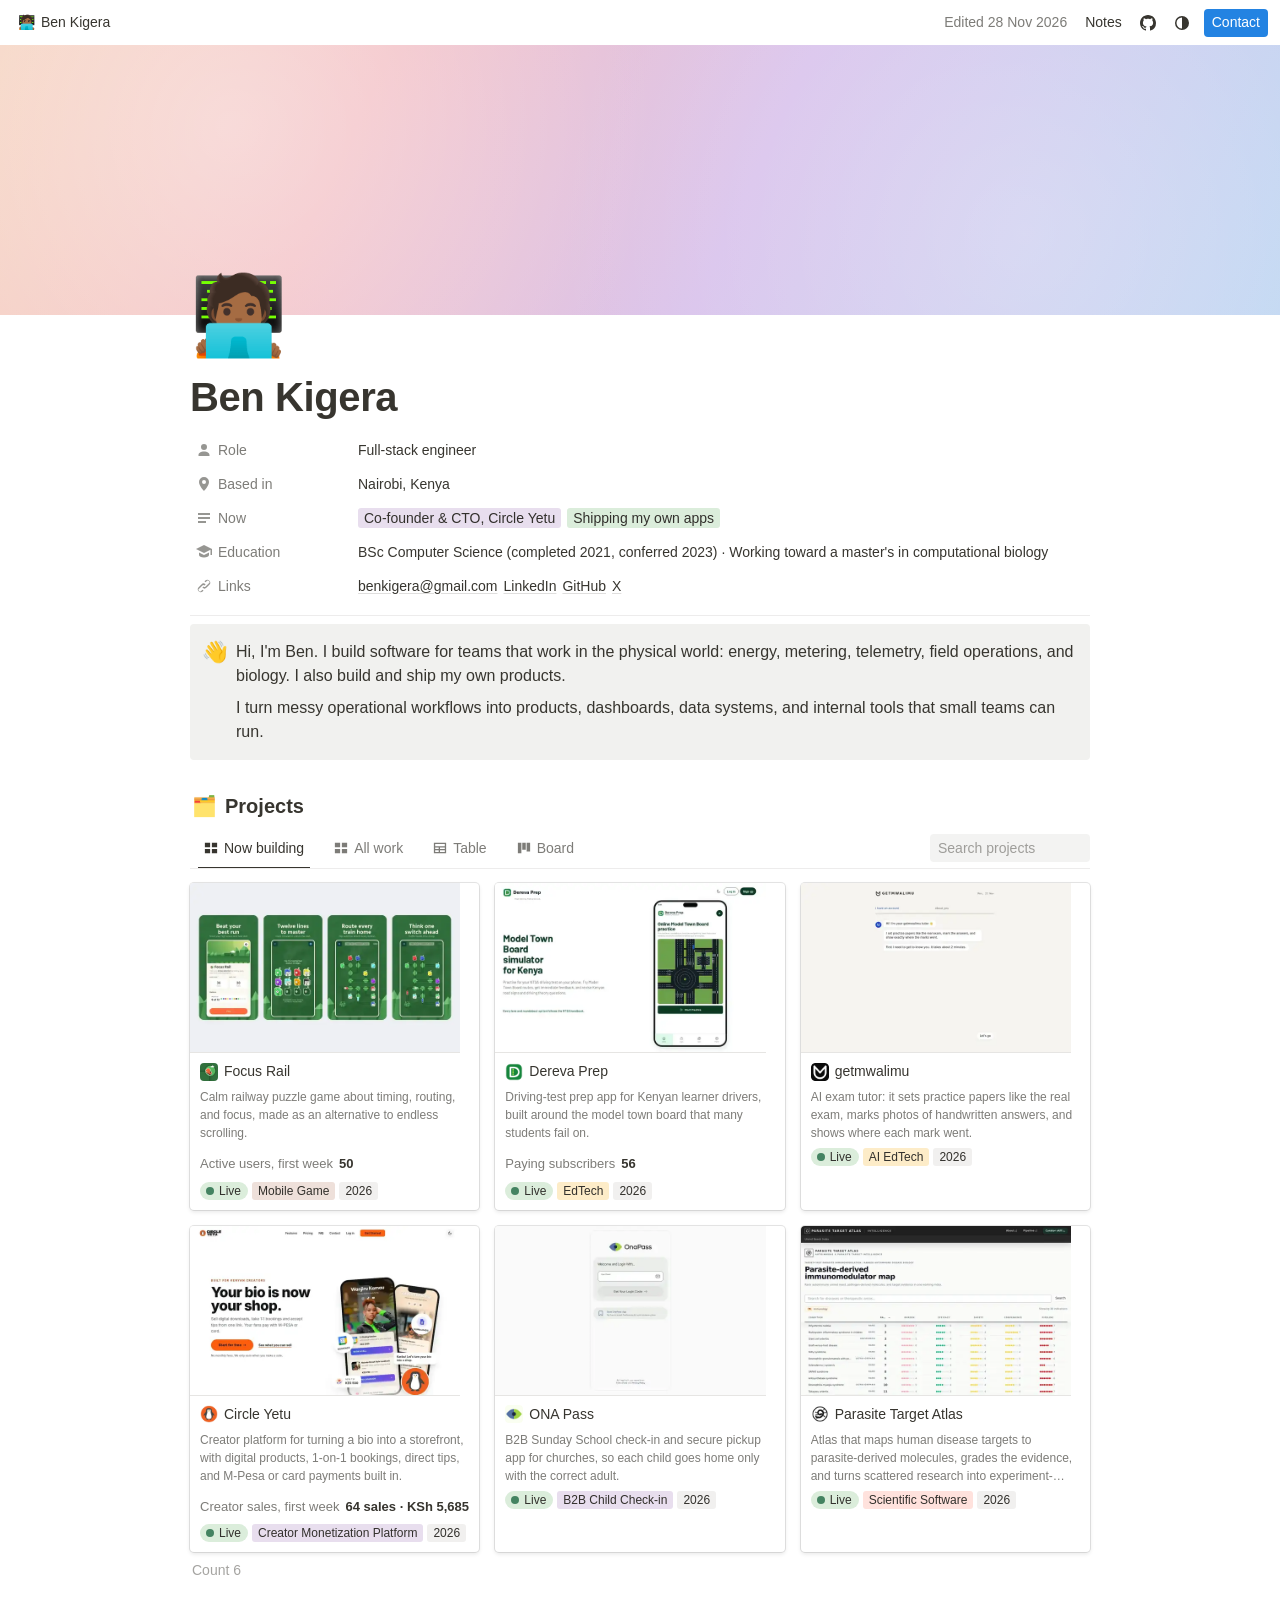
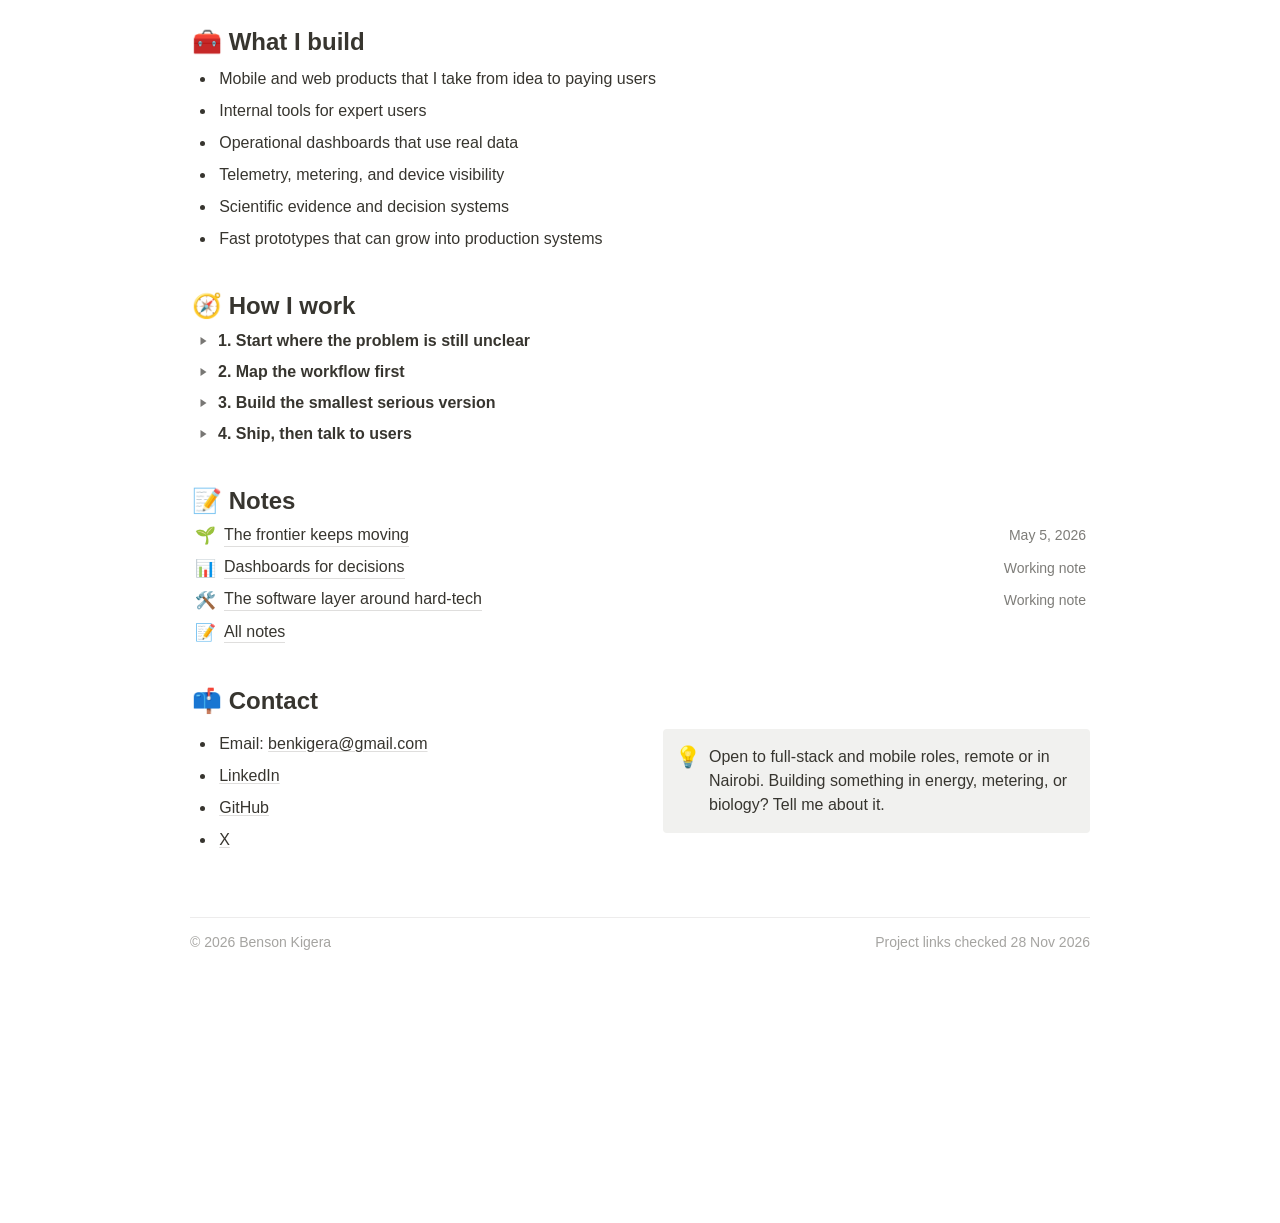
<file: index.html>
<!DOCTYPE html>
<html lang="en">
<head>
    <meta charset="UTF-8">
    <meta name="viewport" content="width=device-width, initial-scale=1.0">
    <title>Ben Kigera</title>
    <meta name="description" content="Ben Kigera, full-stack engineer in Nairobi. Products, client work, and research, in one page.">

    <meta property="og:type" content="website">
    <meta property="og:url" content="https://benkigera.github.io/">
    <meta property="og:title" content="Ben Kigera | Portfolio">
    <meta property="og:description" content="Full-stack engineer in Nairobi. Focus Rail, Dereva Prep, Circle Yetu, ONA Pass, Parasite Target Atlas and more.">
    <meta property="og:image" content="https://benkigera.github.io/og-image.jpg">
    <meta name="twitter:card" content="summary_large_image">
    <meta name="twitter:title" content="Ben Kigera | Portfolio">
    <meta name="twitter:description" content="Full-stack engineer in Nairobi. Products, client work, and research.">
    <meta name="twitter:image" content="https://benkigera.github.io/og-image.jpg">

    <link rel="icon" type="image/x-icon" href="icon-512.ico">
    <link rel="stylesheet" href="assets/notion.css">
    <script src="assets/notion.js"></script>
</head>
<body>
    <header class="topbar">
        <nav class="crumbs" aria-label="Breadcrumb">
            <a class="crumb" href="./"><span aria-hidden="true">🧑🏾‍💻</span><span>Ben Kigera</span></a>
        </nav>
        <div class="top-actions">
            <span class="edited" id="edited">Edited recently</span>
            <a class="top-btn" href="notes/"><span>Notes</span></a>
            <a class="top-btn" href="https://github.com/benkigera" target="_blank" rel="noreferrer" aria-label="GitHub">
                <svg viewBox="0 0 16 16" aria-hidden="true"><path d="M8 0C3.58 0 0 3.58 0 8c0 3.54 2.29 6.53 5.47 7.59.4.07.55-.17.55-.38 0-.19-.01-.82-.01-1.49-2.01.37-2.53-.49-2.69-.94-.09-.23-.48-.94-.82-1.13-.28-.15-.68-.52-.01-.53.63-.01 1.08.58 1.23.82.72 1.21 1.87.87 2.33.66.07-.52.28-.87.51-1.07-1.78-.2-3.64-.89-3.64-3.95 0-.87.31-1.59.82-2.15-.08-.2-.36-1.02.08-2.12 0 0 .67-.21 2.2.82.64-.18 1.32-.27 2-.27.68 0 1.36.09 2 .27 1.53-1.04 2.2-.82 2.2-.82.44 1.1.16 1.92.08 2.12.51.56.82 1.27.82 2.15 0 3.07-1.87 3.75-3.65 3.95.29.25.54.73.54 1.48 0 1.07-.01 1.93-.01 2.2 0 .21.15.46.55.38A8.013 8.013 0 0016 8c0-4.42-3.58-8-8-8z"/></svg>
            </a>
            <button class="top-btn" type="button" data-theme-toggle aria-label="Switch light or dark mode">
                <svg viewBox="0 0 16 16" aria-hidden="true"><path d="M8 1a7 7 0 100 14A7 7 0 008 1zm0 1.5v11a5.5 5.5 0 010-11z"/></svg>
            </button>
            <a class="top-btn primary" href="mailto:benkigera@gmail.com">Contact</a>
        </div>
    </header>

    <div class="cover" role="img" aria-label="Page cover"></div>

    <main class="page">
        <div class="page-icon" aria-hidden="true">🧑🏾‍💻</div>
        <h1 class="page-title">Ben Kigera</h1>

        <section class="props" aria-label="About">
            <div class="prop">
                <div class="prop-name"><svg viewBox="0 0 16 16"><path d="M8 8a3 3 0 100-6 3 3 0 000 6zm0 1.5c-3 0-5.5 1.5-5.5 3.5V14h11v-1c0-2-2.5-3.5-5.5-3.5z"/></svg>Role</div>
                <div class="prop-value">Full-stack engineer</div>
            </div>
            <div class="prop">
                <div class="prop-name"><svg viewBox="0 0 16 16"><path d="M8 1a5 5 0 00-5 5c0 3.7 5 9 5 9s5-5.3 5-9a5 5 0 00-5-5zm0 7a2 2 0 110-4 2 2 0 010 4z"/></svg>Based in</div>
                <div class="prop-value">Nairobi, Kenya</div>
            </div>
            <div class="prop">
                <div class="prop-name"><svg viewBox="0 0 16 16"><path d="M2 3h12v2H2zm0 4h12v2H2zm0 4h8v2H2z"/></svg>Now</div>
                <div class="prop-value"><span class="tag purple">Co-founder &amp; CTO, Circle Yetu</span><span class="tag green">Shipping my own apps</span></div>
            </div>
            <div class="prop">
                <div class="prop-name"><svg viewBox="0 0 16 16"><path d="M8 1L0 5l8 4 6.5-3.25V11H16V5L8 1zM3 8.5V11c0 1.4 2.2 2.5 5 2.5s5-1.1 5-2.5V8.5L8 11 3 8.5z"/></svg>Education</div>
                <div class="prop-value">BSc Computer Science (completed 2021, conferred 2023) · Working toward a master's in computational biology</div>
            </div>
            <div class="prop">
                <div class="prop-name"><svg viewBox="0 0 16 16"><path d="M6.4 9.6a3 3 0 004.2 0l3-3a3 3 0 00-4.2-4.2l-.9.9 1 1 .9-.9a1.6 1.6 0 112.2 2.2l-3 3a1.6 1.6 0 01-2.2 0l-1 1zm3.2-3.2a3 3 0 00-4.2 0l-3 3a3 3 0 004.2 4.2l.9-.9-1-1-.9.9a1.6 1.6 0 11-2.2-2.2l3-3a1.6 1.6 0 012.2 0l1-1z"/></svg>Links</div>
                <div class="prop-value">
                    <a href="mailto:benkigera@gmail.com">benkigera@gmail.com</a>
                    <a href="https://www.linkedin.com/in/benson-kigera-b6a95b142/" target="_blank" rel="noreferrer">LinkedIn</a>
                    <a href="https://github.com/benkigera" target="_blank" rel="noreferrer">GitHub</a>
                    <a href="https://x.com/benkigera" target="_blank" rel="noreferrer">X</a>
                </div>
            </div>
        </section>

        <div class="blocks">
            <div class="callout">
                <div class="emoji" aria-hidden="true">👋</div>
                <div>
                    <p>Hi, I'm Ben. I build software for teams that work in the physical world: energy, metering, telemetry, field operations, and biology. I also build and ship my own products.</p>
                    <p>I turn messy operational workflows into products, dashboards, data systems, and internal tools that small teams can run.</p>
                </div>
            </div>

            <div class="db" id="work">
                <div class="db-title"><span aria-hidden="true">🗂️</span>Projects</div>
                <div class="db-bar">
                    <div class="db-tabs" role="tablist" aria-label="Project views">
                        <button class="db-tab" role="tab" data-view="now" aria-selected="true"><span class="tab-inner"><svg viewBox="0 0 16 16"><path d="M1 2h6v5H1zm8 0h6v5H9zM1 9h6v5H1zm8 0h6v5H9z"/></svg>Now building</span></button>
                        <button class="db-tab" role="tab" data-view="all" aria-selected="false"><span class="tab-inner"><svg viewBox="0 0 16 16"><path d="M1 2h6v5H1zm8 0h6v5H9zM1 9h6v5H1zm8 0h6v5H9z"/></svg>All work</span></button>
                        <button class="db-tab" role="tab" data-view="table" aria-selected="false"><span class="tab-inner"><svg viewBox="0 0 16 16"><path d="M1 2h14v12H1zm1.5 1.5v2.5h11V3.5zm0 4V9h4V7.5zm5.5 0V9h5.5V7.5zm-5.5 3v2h4v-2zm5.5 0v2h5.5v-2z"/></svg>Table</span></button>
                        <button class="db-tab" role="tab" data-view="board" aria-selected="false"><span class="tab-inner"><svg viewBox="0 0 16 16"><path d="M1 2h4v12H1zm5 0h4v8H6zm5 0h4v10h-4z"/></svg>Board</span></button>
                    </div>
                    <div class="db-tools">
                        <input class="db-search" id="db-search" type="search" placeholder="Search projects" aria-label="Search projects">
                    </div>
                </div>
                <div id="db-view"><p class="muted">Loading projects…</p></div>
                <div class="db-foot" id="db-foot"></div>
            </div>

            <h2 class="h2">🧰 What I build</h2>
            <ul class="bullets">
                <li>Mobile and web products that I take from idea to paying users</li>
                <li>Internal tools for expert users</li>
                <li>Operational dashboards that use real data</li>
                <li>Telemetry, metering, and device visibility</li>
                <li>Scientific evidence and decision systems</li>
                <li>Fast prototypes that can grow into production systems</li>
            </ul>

            <h2 class="h2">🧭 How I work</h2>
            <details class="toggle">
                <summary><strong>1. Start where the problem is still unclear</strong></summary>
                <div class="toggle-body"><p>I do my best work in domains where the software problem is still being discovered.</p></div>
            </details>
            <details class="toggle">
                <summary><strong>2. Map the workflow first</strong></summary>
                <div class="toggle-body"><p>Who makes decisions, what data they trust, where context gets lost, what is painful to repeat, and what needs to become visible.</p></div>
            </details>
            <details class="toggle">
                <summary><strong>3. Build the smallest serious version</strong></summary>
                <div class="toggle-body"><p>A real data model, real UI flows, the operational edge cases, and enough structure that the prototype can keep growing.</p></div>
            </details>
            <details class="toggle">
                <summary><strong>4. Ship, then talk to users</strong></summary>
                <div class="toggle-body"><p>For my own products I put the app in front of real users early, measure the funnel with product analytics, and change what the data shows is broken.</p></div>
            </details>

            <h2 class="h2">📝 Notes</h2>
            <a class="page-link" href="notes/the-frontier-never-disappears/"><span class="pl-icon">🌱</span><span class="pl-title">The frontier keeps moving</span><span class="pl-meta">May 5, 2026</span></a>
            <a class="page-link" href="notes/dashboards-for-decisions/"><span class="pl-icon">📊</span><span class="pl-title">Dashboards for decisions</span><span class="pl-meta">Working note</span></a>
            <a class="page-link" href="notes/software-layer-around-hard-tech/"><span class="pl-icon">🛠️</span><span class="pl-title">The software layer around hard-tech</span><span class="pl-meta">Working note</span></a>
            <a class="page-link" href="notes/"><span class="pl-icon">📝</span><span class="pl-title">All notes</span></a>

            <h2 class="h2">📫 Contact</h2>
            <div class="columns">
                <div class="column">
                    <ul class="bullets">
                        <li>Email: <a class="inline-link" href="mailto:benkigera@gmail.com">benkigera@gmail.com</a></li>
                        <li><a class="inline-link" href="https://www.linkedin.com/in/benson-kigera-b6a95b142/" target="_blank" rel="noreferrer">LinkedIn</a></li>
                        <li><a class="inline-link" href="https://github.com/benkigera" target="_blank" rel="noreferrer">GitHub</a></li>
                        <li><a class="inline-link" href="https://x.com/benkigera" target="_blank" rel="noreferrer">X</a></li>
                    </ul>
                </div>
                <div class="column">
                    <div class="callout">
                        <div class="emoji" aria-hidden="true">💡</div>
                        <div><p>Open to full-stack and mobile roles, remote or in Nairobi. Building something in energy, metering, or biology? Tell me about it.</p></div>
                    </div>
                </div>
            </div>
        </div>

        <footer class="page-foot">
            <span>© 2026 Benson Kigera</span>
            <span id="scan-note"></span>
        </footer>
    </main>

    <div class="peek" id="peek" role="dialog" aria-modal="true" aria-labelledby="peek-title">
        <article class="peek-panel">
            <div class="peek-top">
                <div class="left">
                    <button class="top-btn" type="button" id="peek-close" aria-label="Close">
                        <svg viewBox="0 0 16 16" aria-hidden="true"><path d="M3.3 2.2L8 6.9l4.7-4.7 1.1 1.1L9.1 8l4.7 4.7-1.1 1.1L8 9.1l-4.7 4.7-1.1-1.1L6.9 8 2.2 3.3z"/></svg>
                    </button>
                    <span class="muted" id="peek-crumb">Projects</span>
                </div>
                <div class="right">
                    <button class="top-btn" type="button" id="peek-copy">Copy link</button>
                    <a class="top-btn primary" id="peek-open" href="#" target="_blank" rel="noreferrer">Open ↗</a>
                </div>
            </div>
            <div class="peek-cover" id="peek-cover"></div>
            <div class="peek-inner">
                <div class="page-icon" id="peek-icon" aria-hidden="true"></div>
                <h2 class="page-title" id="peek-title"></h2>
                <div class="props" id="peek-props"></div>
                <div class="blocks" id="peek-body"></div>
            </div>
        </article>
    </div>

    <script src="assets/projects.js"></script>
</body>
</html>
</file>
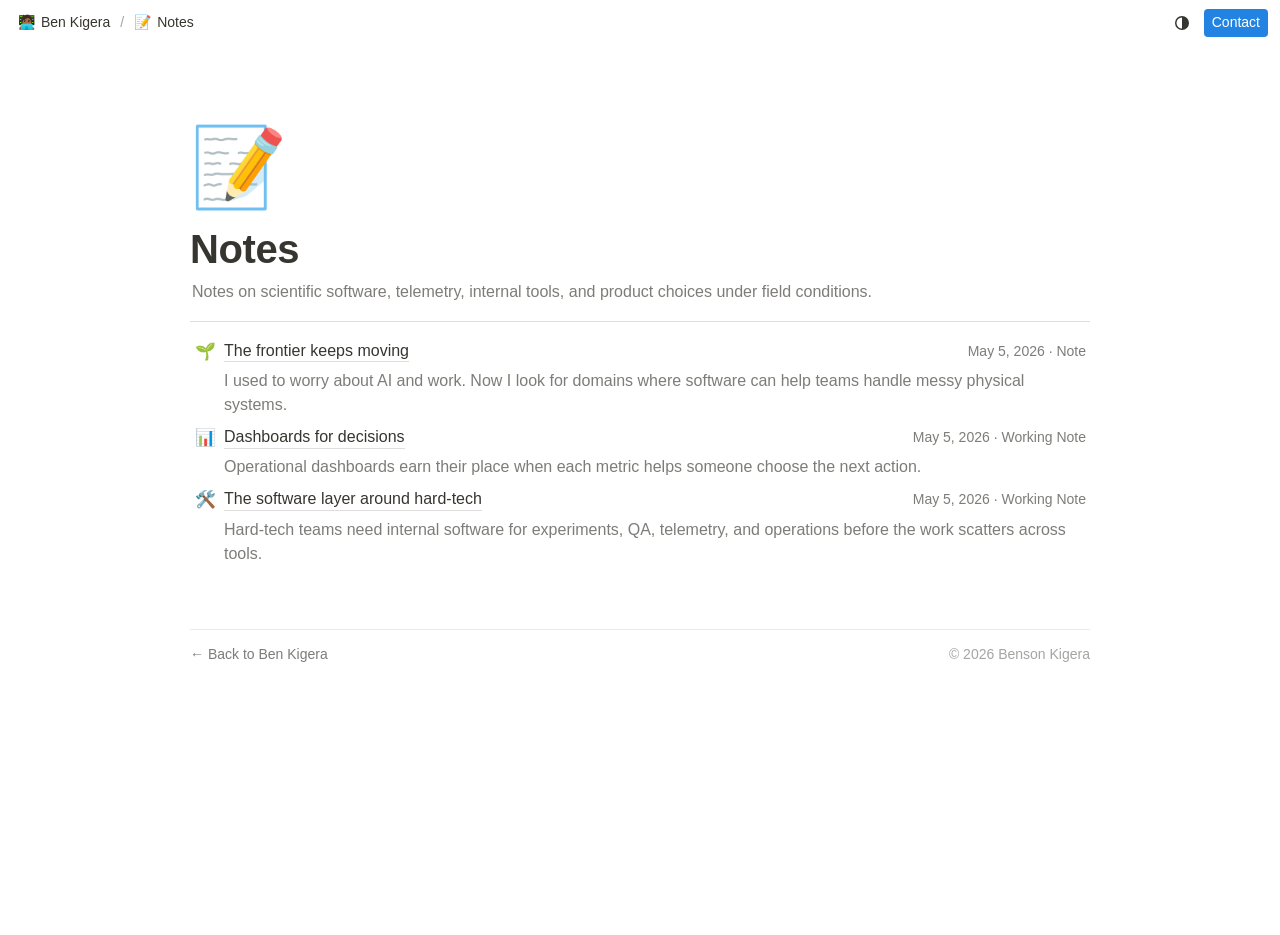
<file: notes/index.html>
<!DOCTYPE html>
<html lang="en">
<head>
    <meta charset="UTF-8">
    <meta name="viewport" content="width=device-width, initial-scale=1.0">
    <title>Notes | Ben Kigera</title>
    <meta name="description" content="Notes on scientific software, telemetry, internal tools, and product choices under field conditions.">
    <link rel="icon" type="image/x-icon" href="../icon-512.ico">
    <link rel="stylesheet" href="../assets/notion.css">
    <script src="../assets/notion.js"></script>
</head>
<body>
    <header class="topbar">
        <nav class="crumbs" aria-label="Breadcrumb"><a class="crumb" href="../"><span aria-hidden="true">🧑🏾‍💻</span><span>Ben Kigera</span></a><span class="crumb-sep">/</span><span class="crumb"><span aria-hidden="true">📝</span><span>Notes</span></span></nav>
        <div class="top-actions">
            <button class="top-btn" type="button" data-theme-toggle aria-label="Switch light or dark mode"><svg viewBox="0 0 16 16" aria-hidden="true"><path d="M8 1a7 7 0 100 14A7 7 0 008 1zm0 1.5v11a5.5 5.5 0 010-11z"/></svg></button>
            <a class="top-btn primary" href="mailto:benkigera@gmail.com">Contact</a>
        </div>
    </header>

    <main class="page no-cover">
        <div class="page-icon" aria-hidden="true">📝</div>
        <h1 class="page-title">Notes</h1>
        <div class="blocks">
            <p class="muted">Notes on scientific software, telemetry, internal tools, and product choices under field conditions.</p>
            <hr class="divider">
            <a class="page-link" href="the-frontier-never-disappears/"><span class="pl-icon">🌱</span><span class="pl-title">The frontier keeps moving</span><span class="pl-meta">May 5, 2026 · Note</span></a>
            <p class="muted" style="padding-left:34px;margin-top:-2px">I used to worry about AI and work. Now I look for domains where software can help teams handle messy physical systems.</p>
            <a class="page-link" href="dashboards-for-decisions/"><span class="pl-icon">📊</span><span class="pl-title">Dashboards for decisions</span><span class="pl-meta">May 5, 2026 · Working Note</span></a>
            <p class="muted" style="padding-left:34px;margin-top:-2px">Operational dashboards earn their place when each metric helps someone choose the next action.</p>
            <a class="page-link" href="software-layer-around-hard-tech/"><span class="pl-icon">🛠️</span><span class="pl-title">The software layer around hard-tech</span><span class="pl-meta">May 5, 2026 · Working Note</span></a>
            <p class="muted" style="padding-left:34px;margin-top:-2px">Hard-tech teams need internal software for experiments, QA, telemetry, and operations before the work scatters across tools.</p>
        </div>
        <footer class="page-foot"><a href="../">← Back to Ben Kigera</a><span>© 2026 Benson Kigera</span></footer>
    </main>
</body>
</html>
</file>
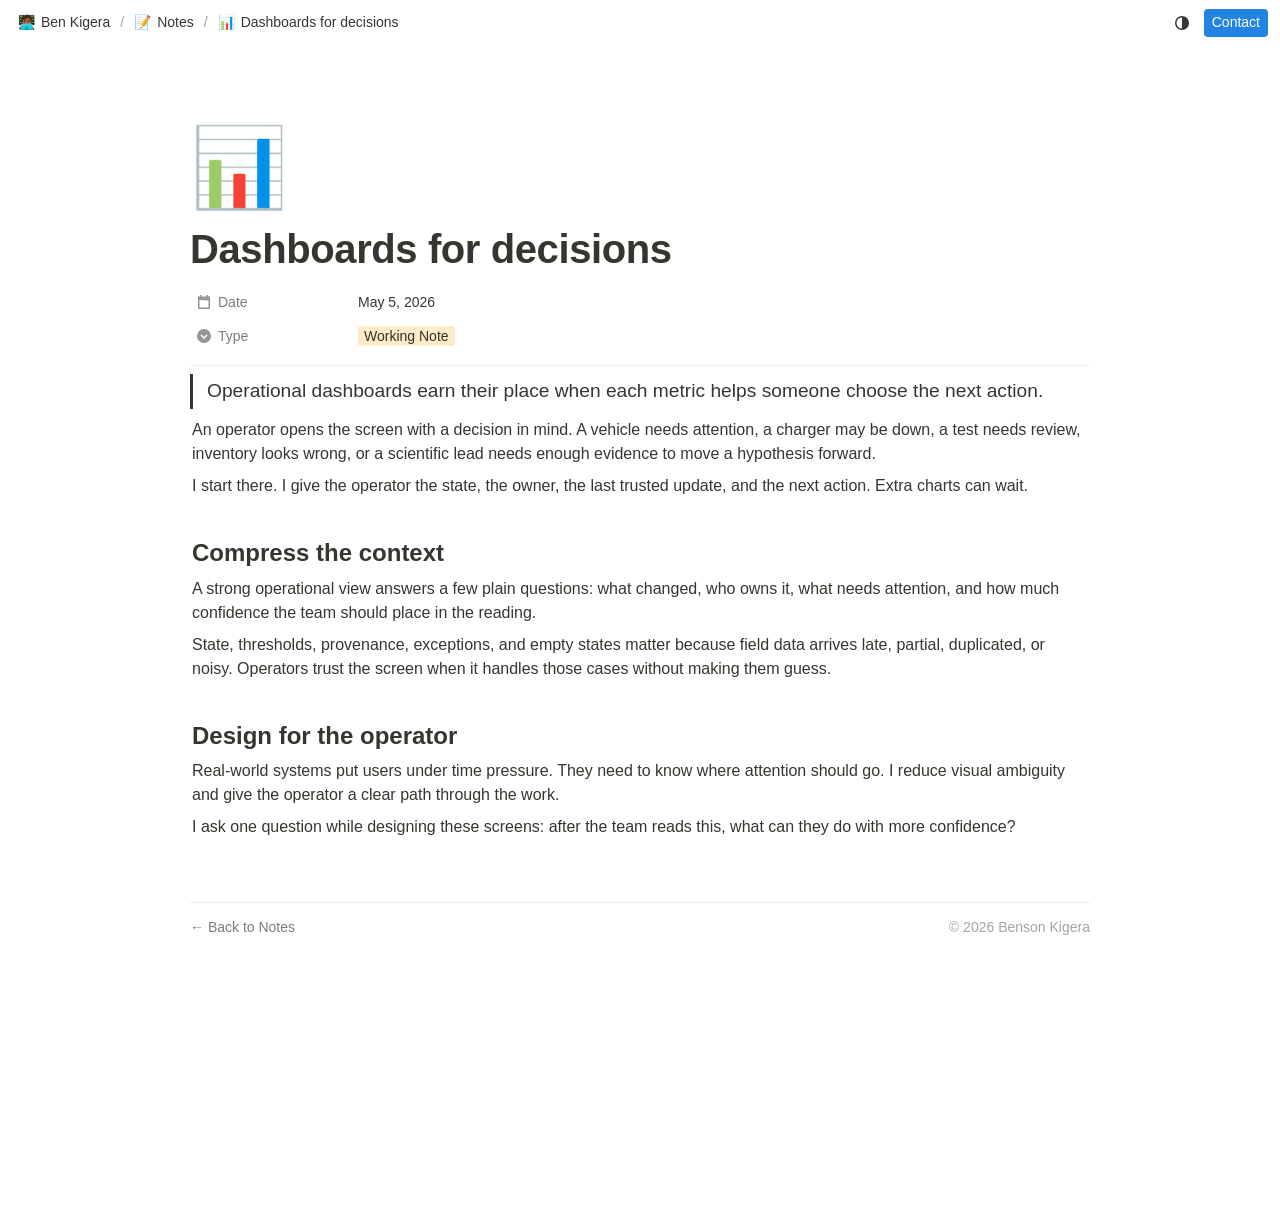
<file: notes/dashboards-for-decisions/index.html>
<!DOCTYPE html>
<html lang="en">
<head>
    <meta charset="UTF-8">
    <meta name="viewport" content="width=device-width, initial-scale=1.0">
    <title>Dashboards for decisions | Ben Kigera</title>
    <meta name="description" content="A working note on designing operational dashboards around decisions, actions, and trusted data.">
    <link rel="icon" type="image/x-icon" href="../../icon-512.ico">
    <link rel="stylesheet" href="../../assets/notion.css">
    <script src="../../assets/notion.js"></script>
</head>
<body>
    <header class="topbar">
        <nav class="crumbs" aria-label="Breadcrumb"><a class="crumb" href="../../"><span aria-hidden="true">🧑🏾‍💻</span><span>Ben Kigera</span></a><span class="crumb-sep">/</span><a class="crumb" href="../"><span aria-hidden="true">📝</span><span>Notes</span></a><span class="crumb-sep">/</span><span class="crumb"><span aria-hidden="true">📊</span><span>Dashboards for decisions</span></span></nav>
        <div class="top-actions">
            <button class="top-btn" type="button" data-theme-toggle aria-label="Switch light or dark mode"><svg viewBox="0 0 16 16" aria-hidden="true"><path d="M8 1a7 7 0 100 14A7 7 0 008 1zm0 1.5v11a5.5 5.5 0 010-11z"/></svg></button>
            <a class="top-btn primary" href="mailto:benkigera@gmail.com">Contact</a>
        </div>
    </header>

    <main class="page no-cover">
        <div class="page-icon" aria-hidden="true">📊</div>
        <h1 class="page-title">Dashboards for decisions</h1>
        <section class="props" aria-label="Note details">
            <div class="prop"><div class="prop-name"><svg viewBox="0 0 16 16"><path d="M4 1h1.5v1.5h5V1H12v1.5h2V15H2V2.5h2zm-.5 5V13.5h9V6.5z"/></svg>Date</div><div class="prop-value">May 5, 2026</div></div>
            <div class="prop"><div class="prop-name"><svg viewBox="0 0 16 16"><path d="M8 1a7 7 0 100 14A7 7 0 008 1zm-2.5 5.5L8 9l2.5-2.5 1 1L8 11 4.5 7.5z"/></svg>Type</div><div class="prop-value"><span class="tag yellow">Working Note</span></div></div>
        </section>
        <div class="blocks">
            <div class="quote">Operational dashboards earn their place when each metric helps someone choose the next action.</div>

                <p>An operator opens the screen with a decision in mind. A vehicle needs attention, a charger may be down, a test needs review, inventory looks wrong, or a scientific lead needs enough evidence to move a hypothesis forward.</p>
                <p>I start there. I give the operator the state, the owner, the last trusted update, and the next action. Extra charts can wait.</p>
                <h2 class="h2">Compress the context</h2>
                <p>A strong operational view answers a few plain questions: what changed, who owns it, what needs attention, and how much confidence the team should place in the reading.</p>
                <p>State, thresholds, provenance, exceptions, and empty states matter because field data arrives late, partial, duplicated, or noisy. Operators trust the screen when it handles those cases without making them guess.</p>
                <h2 class="h2">Design for the operator</h2>
                <p>Real-world systems put users under time pressure. They need to know where attention should go. I reduce visual ambiguity and give the operator a clear path through the work.</p>
                <p>I ask one question while designing these screens: after the team reads this, what can they do with more confidence?</p>
        </div>
        <footer class="page-foot"><a href="../">← Back to Notes</a><span>© 2026 Benson Kigera</span></footer>
    </main>
</body>
</html>
</file>
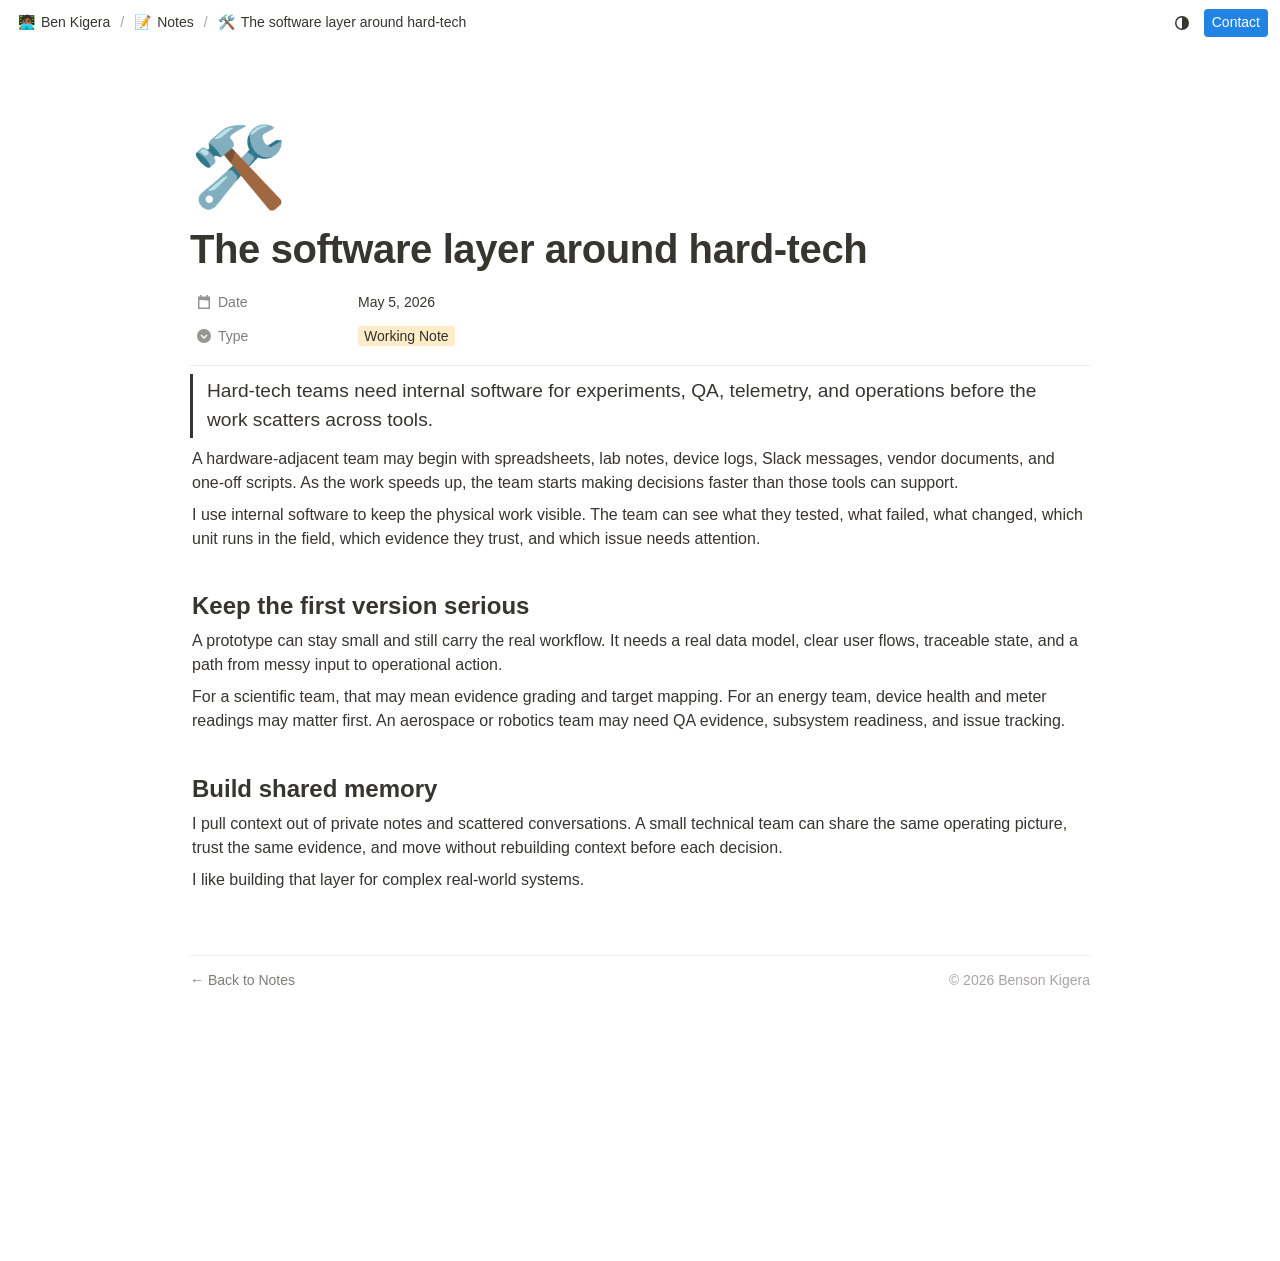
<file: notes/software-layer-around-hard-tech/index.html>
<!DOCTYPE html>
<html lang="en">
<head>
    <meta charset="UTF-8">
    <meta name="viewport" content="width=device-width, initial-scale=1.0">
    <title>The software layer around hard-tech | Ben Kigera</title>
    <meta name="description" content="A working note on internal tools, telemetry, QA, and evidence systems for hard-tech teams.">
    <link rel="icon" type="image/x-icon" href="../../icon-512.ico">
    <link rel="stylesheet" href="../../assets/notion.css">
    <script src="../../assets/notion.js"></script>
</head>
<body>
    <header class="topbar">
        <nav class="crumbs" aria-label="Breadcrumb"><a class="crumb" href="../../"><span aria-hidden="true">🧑🏾‍💻</span><span>Ben Kigera</span></a><span class="crumb-sep">/</span><a class="crumb" href="../"><span aria-hidden="true">📝</span><span>Notes</span></a><span class="crumb-sep">/</span><span class="crumb"><span aria-hidden="true">🛠️</span><span>The software layer around hard-tech</span></span></nav>
        <div class="top-actions">
            <button class="top-btn" type="button" data-theme-toggle aria-label="Switch light or dark mode"><svg viewBox="0 0 16 16" aria-hidden="true"><path d="M8 1a7 7 0 100 14A7 7 0 008 1zm0 1.5v11a5.5 5.5 0 010-11z"/></svg></button>
            <a class="top-btn primary" href="mailto:benkigera@gmail.com">Contact</a>
        </div>
    </header>

    <main class="page no-cover">
        <div class="page-icon" aria-hidden="true">🛠️</div>
        <h1 class="page-title">The software layer around hard-tech</h1>
        <section class="props" aria-label="Note details">
            <div class="prop"><div class="prop-name"><svg viewBox="0 0 16 16"><path d="M4 1h1.5v1.5h5V1H12v1.5h2V15H2V2.5h2zm-.5 5V13.5h9V6.5z"/></svg>Date</div><div class="prop-value">May 5, 2026</div></div>
            <div class="prop"><div class="prop-name"><svg viewBox="0 0 16 16"><path d="M8 1a7 7 0 100 14A7 7 0 008 1zm-2.5 5.5L8 9l2.5-2.5 1 1L8 11 4.5 7.5z"/></svg>Type</div><div class="prop-value"><span class="tag yellow">Working Note</span></div></div>
        </section>
        <div class="blocks">
            <div class="quote">Hard-tech teams need internal software for experiments, QA, telemetry, and operations before the work scatters across tools.</div>

                <p>A hardware-adjacent team may begin with spreadsheets, lab notes, device logs, Slack messages, vendor documents, and one-off scripts. As the work speeds up, the team starts making decisions faster than those tools can support.</p>
                <p>I use internal software to keep the physical work visible. The team can see what they tested, what failed, what changed, which unit runs in the field, which evidence they trust, and which issue needs attention.</p>
                <h2 class="h2">Keep the first version serious</h2>
                <p>A prototype can stay small and still carry the real workflow. It needs a real data model, clear user flows, traceable state, and a path from messy input to operational action.</p>
                <p>For a scientific team, that may mean evidence grading and target mapping. For an energy team, device health and meter readings may matter first. An aerospace or robotics team may need QA evidence, subsystem readiness, and issue tracking.</p>
                <h2 class="h2">Build shared memory</h2>
                <p>I pull context out of private notes and scattered conversations. A small technical team can share the same operating picture, trust the same evidence, and move without rebuilding context before each decision.</p>
                <p>I like building that layer for complex real-world systems.</p>
        </div>
        <footer class="page-foot"><a href="../">← Back to Notes</a><span>© 2026 Benson Kigera</span></footer>
    </main>
</body>
</html>
</file>
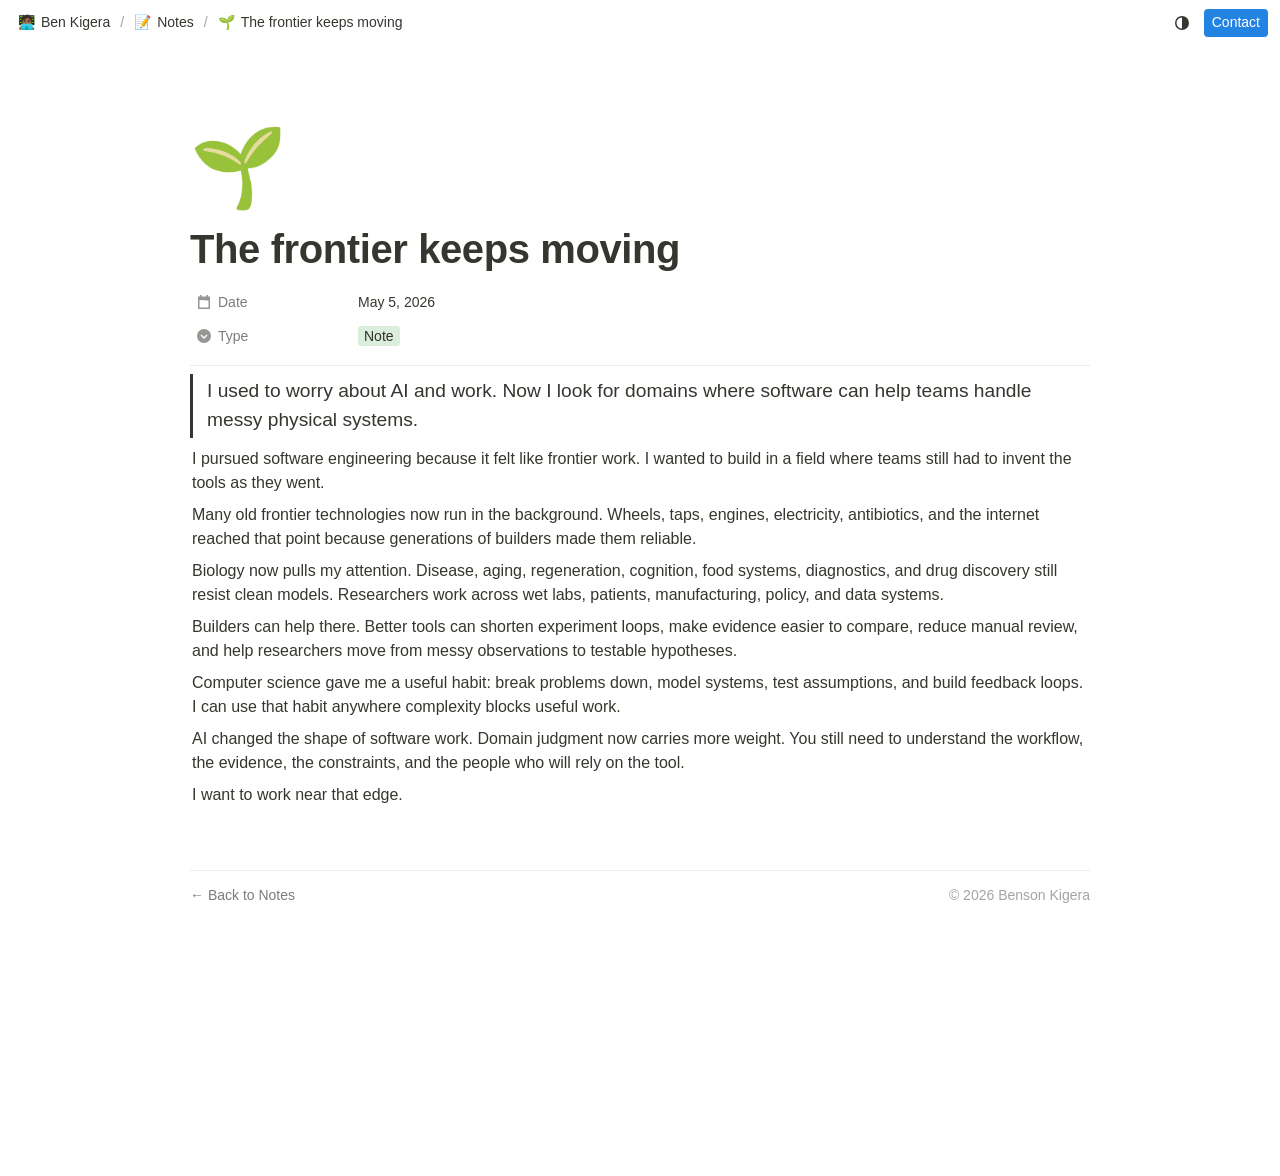
<file: notes/the-frontier-never-disappears/index.html>
<!DOCTYPE html>
<html lang="en">
<head>
    <meta charset="UTF-8">
    <meta name="viewport" content="width=device-width, initial-scale=1.0">
    <title>The frontier keeps moving | Ben Kigera</title>
    <meta name="description" content="A note on AI, useful work, and biology as a frontier for engineers.">
    <link rel="icon" type="image/x-icon" href="../../icon-512.ico">
    <link rel="stylesheet" href="../../assets/notion.css">
    <script src="../../assets/notion.js"></script>
</head>
<body>
    <header class="topbar">
        <nav class="crumbs" aria-label="Breadcrumb"><a class="crumb" href="../../"><span aria-hidden="true">🧑🏾‍💻</span><span>Ben Kigera</span></a><span class="crumb-sep">/</span><a class="crumb" href="../"><span aria-hidden="true">📝</span><span>Notes</span></a><span class="crumb-sep">/</span><span class="crumb"><span aria-hidden="true">🌱</span><span>The frontier keeps moving</span></span></nav>
        <div class="top-actions">
            <button class="top-btn" type="button" data-theme-toggle aria-label="Switch light or dark mode"><svg viewBox="0 0 16 16" aria-hidden="true"><path d="M8 1a7 7 0 100 14A7 7 0 008 1zm0 1.5v11a5.5 5.5 0 010-11z"/></svg></button>
            <a class="top-btn primary" href="mailto:benkigera@gmail.com">Contact</a>
        </div>
    </header>

    <main class="page no-cover">
        <div class="page-icon" aria-hidden="true">🌱</div>
        <h1 class="page-title">The frontier keeps moving</h1>
        <section class="props" aria-label="Note details">
            <div class="prop"><div class="prop-name"><svg viewBox="0 0 16 16"><path d="M4 1h1.5v1.5h5V1H12v1.5h2V15H2V2.5h2zm-.5 5V13.5h9V6.5z"/></svg>Date</div><div class="prop-value">May 5, 2026</div></div>
            <div class="prop"><div class="prop-name"><svg viewBox="0 0 16 16"><path d="M8 1a7 7 0 100 14A7 7 0 008 1zm-2.5 5.5L8 9l2.5-2.5 1 1L8 11 4.5 7.5z"/></svg>Type</div><div class="prop-value"><span class="tag green">Note</span></div></div>
        </section>
        <div class="blocks">
            <div class="quote">I used to worry about AI and work. Now I look for domains where software can help teams handle messy physical systems.</div>

                <p>I pursued software engineering because it felt like frontier work. I wanted to build in a field where teams still had to invent the tools as they went.</p>
                <p>Many old frontier technologies now run in the background. Wheels, taps, engines, electricity, antibiotics, and the internet reached that point because generations of builders made them reliable.</p>
                <p>Biology now pulls my attention. Disease, aging, regeneration, cognition, food systems, diagnostics, and drug discovery still resist clean models. Researchers work across wet labs, patients, manufacturing, policy, and data systems.</p>
                <p>Builders can help there. Better tools can shorten experiment loops, make evidence easier to compare, reduce manual review, and help researchers move from messy observations to testable hypotheses.</p>
                <p>Computer science gave me a useful habit: break problems down, model systems, test assumptions, and build feedback loops. I can use that habit anywhere complexity blocks useful work.</p>
                <p>AI changed the shape of software work. Domain judgment now carries more weight. You still need to understand the workflow, the evidence, the constraints, and the people who will rely on the tool.</p>
                <p>I want to work near that edge.</p>
        </div>
        <footer class="page-foot"><a href="../">← Back to Notes</a><span>© 2026 Benson Kigera</span></footer>
    </main>
</body>
</html>
</file>
<file: assets/notion.css>
/* Notion-style page system for benkigera.github.io */
:root {
    --bg: #ffffff;
    --bg-soft: #f7f7f5;
    --text: rgb(55, 53, 47);
    --text-2: rgba(55, 53, 47, 0.65);
    --text-3: rgba(55, 53, 47, 0.45);
    --line: rgba(55, 53, 47, 0.09);
    --line-strong: rgba(55, 53, 47, 0.16);
    --hover: rgba(55, 53, 47, 0.06);
    --callout: rgb(241, 241, 239);
    --card: #ffffff;
    --card-shadow: rgba(15, 15, 15, 0.1) 0 0 0 1px, rgba(15, 15, 15, 0.1) 0 2px 4px;
    --peek-shadow: rgba(15, 15, 15, 0.05) 0 0 0 1px, rgba(15, 15, 15, 0.1) 0 5px 10px, rgba(15, 15, 15, 0.2) 0 15px 40px;
    --link: rgb(55, 53, 47);
    --code-bg: rgba(135, 131, 120, 0.15);
    --code-text: #eb5757;
    --blue-text: rgb(35, 131, 226);

    --tag-text: rgb(50, 48, 44);
    --tag-default: rgba(227, 226, 224, 0.5);
    --tag-gray: rgb(227, 226, 224);
    --tag-brown: rgb(238, 224, 218);
    --tag-orange: rgb(250, 222, 201);
    --tag-yellow: rgb(253, 236, 200);
    --tag-green: rgb(219, 237, 219);
    --tag-blue: rgb(211, 229, 239);
    --tag-purple: rgb(232, 222, 238);
    --tag-pink: rgb(245, 224, 233);
    --tag-red: rgb(255, 226, 221);

    --dot-green: rgb(68, 131, 97);
    --dot-yellow: rgb(203, 145, 47);
    --dot-blue: rgb(51, 126, 169);
    --dot-gray: rgb(120, 119, 116);
    --dot-red: rgb(212, 76, 71);

    --cover: linear-gradient(115deg, #f6d5c3 0%, #f3c1c6 28%, #d9c3ec 58%, #bfd6f2 100%);

    --font: ui-sans-serif, -apple-system, BlinkMacSystemFont, "Segoe UI Variable Display", "Segoe UI", Helvetica, "Apple Color Emoji", Arial, sans-serif, "Segoe UI Emoji", "Segoe UI Symbol";
    --mono: "SFMono-Regular", Menlo, Consolas, "PT Mono", "Liberation Mono", Courier, monospace;
}

:root[data-theme="dark"] {
    --bg: #191919;
    --bg-soft: #202020;
    --text: rgba(255, 255, 255, 0.81);
    --text-2: rgba(255, 255, 255, 0.46);
    --text-3: rgba(255, 255, 255, 0.282);
    --line: rgba(255, 255, 255, 0.094);
    --line-strong: rgba(255, 255, 255, 0.13);
    --hover: rgba(255, 255, 255, 0.055);
    --callout: rgb(37, 37, 37);
    --card: rgb(32, 32, 32);
    --card-shadow: rgba(15, 15, 15, 0.2) 0 0 0 1px, rgba(15, 15, 15, 0.2) 0 2px 4px;
    --peek-shadow: rgba(15, 15, 15, 0.1) 0 0 0 1px, rgba(15, 15, 15, 0.2) 0 5px 10px, rgba(15, 15, 15, 0.4) 0 15px 40px;
    --link: rgba(255, 255, 255, 0.81);
    --tag-text: rgba(255, 255, 255, 0.81);
    --tag-default: rgba(55, 55, 55, 0.6);
    --tag-gray: rgb(55, 55, 55);
    --tag-brown: rgb(74, 50, 40);
    --tag-orange: rgb(92, 59, 35);
    --tag-yellow: rgb(86, 67, 40);
    --tag-green: rgb(36, 61, 48);
    --tag-blue: rgb(20, 58, 78);
    --tag-purple: rgb(60, 45, 73);
    --tag-pink: rgb(78, 44, 60);
    --tag-red: rgb(82, 46, 42);
    --cover: linear-gradient(115deg, #5b3b33 0%, #5a3640 28%, #43375a 58%, #2f4560 100%);
}

* { box-sizing: border-box; }

html { -webkit-text-size-adjust: 100%; }

body {
    margin: 0;
    background: var(--bg);
    color: var(--text);
    font-family: var(--font);
    font-size: 16px;
    line-height: 1.5;
    -webkit-font-smoothing: auto;
}

img { display: block; max-width: 100%; }

a { color: inherit; }

::selection { background: rgba(35, 131, 226, 0.28); }

/* ---------- Top bar ---------- */
.topbar {
    position: sticky;
    top: 0;
    z-index: 20;
    height: 45px;
    display: flex;
    align-items: center;
    justify-content: space-between;
    gap: 8px;
    padding: 0 12px;
    background: var(--bg);
    font-size: 14px;
}

.topbar.is-scrolled { box-shadow: 0 1px 0 var(--line); }

.crumbs {
    display: flex;
    align-items: center;
    min-width: 0;
    gap: 2px;
}

.crumb {
    display: inline-flex;
    align-items: center;
    gap: 6px;
    height: 24px;
    padding: 0 6px;
    border-radius: 4px;
    color: var(--text);
    text-decoration: none;
    white-space: nowrap;
    overflow: hidden;
    text-overflow: ellipsis;
}

.crumb:hover { background: var(--hover); }

.crumb-sep { color: var(--text-3); padding: 0 2px; }

.top-actions {
    display: flex;
    align-items: center;
    gap: 2px;
    flex-shrink: 0;
}

.top-btn {
    display: inline-flex;
    align-items: center;
    gap: 6px;
    height: 28px;
    padding: 0 8px;
    border: 0;
    border-radius: 4px;
    background: transparent;
    color: var(--text);
    font: inherit;
    font-size: 14px;
    text-decoration: none;
    cursor: pointer;
}

.top-btn:hover { background: var(--hover); }

.top-btn svg { width: 16px; height: 16px; fill: currentColor; }

.top-btn.primary {
    margin-left: 4px;
    background: rgb(35, 131, 226);
    color: #fff;
    font-weight: 500;
}

.top-btn.primary:hover { background: rgb(0, 119, 212); }

.edited { color: var(--text-2); padding: 0 8px; white-space: nowrap; }

/* ---------- Cover + header ---------- */
.cover {
    height: 30vh;
    max-height: 280px;
    min-height: 160px;
    background: var(--cover);
    position: relative;
    overflow: hidden;
}

.cover::after {
    content: "";
    position: absolute;
    inset: 0;
    background:
        radial-gradient(circle at 18% 30%, rgba(255, 255, 255, 0.35), transparent 40%),
        radial-gradient(circle at 80% 70%, rgba(255, 255, 255, 0.25), transparent 45%);
}

.page {
    width: 100%;
    max-width: calc(900px + 192px);
    margin: 0 auto;
    padding: 0 96px 30vh;
}

.page.full { max-width: calc(1180px + 192px); }

.page-icon {
    font-size: 78px;
    line-height: 1.1;
    width: 78px;
    height: 78px;
    margin-top: -42px;
    position: relative;
    z-index: 1;
    user-select: none;
}

.page.no-cover .page-icon { margin-top: 80px; }

.page-title {
    margin: 22px 0 4px;
    font-size: 40px;
    line-height: 1.2;
    font-weight: 700;
    letter-spacing: -0.01em;
}

/* ---------- Properties ---------- */
.props {
    margin: 12px 0 8px;
    padding-bottom: 12px;
    border-bottom: 1px solid var(--line);
}

.prop {
    display: flex;
    align-items: flex-start;
    min-height: 34px;
    font-size: 14px;
}

.prop-name {
    display: flex;
    align-items: center;
    gap: 6px;
    flex: 0 0 160px;
    height: 34px;
    padding: 0 6px;
    color: var(--text-2);
    border-radius: 4px;
}

.prop-name svg { width: 16px; height: 16px; fill: currentColor; opacity: 0.8; flex-shrink: 0; }

.prop-value {
    flex: 1 1 auto;
    min-width: 0;
    min-height: 34px;
    display: flex;
    align-items: center;
    flex-wrap: wrap;
    gap: 6px;
    padding: 6px 8px;
    border-radius: 4px;
    word-break: break-word;
}

.prop-value a { color: var(--text); text-decoration: underline; text-decoration-color: var(--line-strong); text-underline-offset: 2px; }
.prop-value a:hover { text-decoration-color: currentColor; }

/* ---------- Blocks ---------- */
.blocks > * { margin-top: 2px; margin-bottom: 1px; }

.blocks p { margin: 2px 0; padding: 3px 2px; min-height: 1em; }

.h1, .h2, .h3 { font-weight: 600; line-height: 1.3; padding: 3px 2px; }
.h1 { font-size: 1.875em; margin: 2em 0 4px; }
.h2 { font-size: 1.5em; margin: 1.4em 0 1px; }
.h3 { font-size: 1.25em; margin: 1em 0 1px; }

.divider { border: 0; border-top: 1px solid var(--line-strong); margin: 14px 0; }

.callout {
    display: flex;
    gap: 10px;
    padding: 16px 16px 16px 12px;
    margin: 4px 0;
    border-radius: 4px;
    background: var(--callout);
}

.callout .emoji { font-size: 1.3em; line-height: 1.2; flex-shrink: 0; width: 24px; text-align: center; }
.callout p { margin: 0; padding: 0; }
.callout p + p { margin-top: 8px; }

.quote {
    margin: 6px 0;
    padding: 3px 14px;
    border-left: 3px solid currentColor;
    font-size: 1.2em;
}

ul.bullets, ol.numbers { margin: 2px 0; padding-left: 1.7em; }
ul.bullets li, ol.numbers li { padding: 3px 2px; }
ul.bullets li::marker { font-size: 1.1em; }

.inline-link {
    color: var(--link);
    text-decoration: underline;
    text-decoration-color: var(--line-strong);
    text-underline-offset: 2px;
    font-weight: 500;
}

.inline-link:hover { text-decoration-color: currentColor; }

code {
    font-family: var(--mono);
    font-size: 85%;
    padding: 0.2em 0.4em;
    border-radius: 4px;
    background: var(--code-bg);
    color: var(--code-text);
}

.muted { color: var(--text-2); }

/* Page link block (📄 Page title) */
.page-link {
    display: flex;
    align-items: center;
    gap: 8px;
    margin: 1px 0;
    padding: 3px 4px;
    border-radius: 4px;
    text-decoration: none;
    color: var(--text);
}

.page-link:hover { background: var(--hover); }

.page-link .pl-icon { width: 22px; text-align: center; font-size: 1.05em; flex-shrink: 0; }

.page-link .pl-title {
    font-weight: 500;
    border-bottom: 1px solid var(--line-strong);
    line-height: 1.3;
}

.page-link .pl-meta { color: var(--text-2); font-size: 14px; margin-left: auto; white-space: nowrap; padding-left: 12px; }

/* Toggle */
details.toggle { margin: 1px 0; }

details.toggle > summary {
    list-style: none;
    display: flex;
    align-items: flex-start;
    gap: 4px;
    padding: 3px 2px;
    cursor: pointer;
    border-radius: 4px;
}

details.toggle > summary::-webkit-details-marker { display: none; }

details.toggle > summary::before {
    content: "";
    flex: 0 0 22px;
    height: 24px;
    background: no-repeat center / 10px 10px url("data:image/svg+xml,%3Csvg xmlns='http://www.w3.org/2000/svg' viewBox='0 0 100 100'%3E%3Cpolygon points='25,10 85,50 25,90' fill='rgb(120,119,116)'/%3E%3C/svg%3E");
    transition: transform 150ms ease;
    border-radius: 4px;
}

details.toggle[open] > summary::before { transform: rotate(90deg); }

details.toggle > summary:hover::before { background-color: var(--hover); }

details.toggle > .toggle-body { padding-left: 26px; }

/* Columns */
.columns { display: flex; gap: 46px; margin: 6px 0; }
.columns > .column { flex: 1 1 0; min-width: 0; }

/* Tags */
.tag {
    display: inline-flex;
    align-items: center;
    height: 20px;
    padding: 0 6px;
    border-radius: 3px;
    font-size: 14px;
    line-height: 20px;
    white-space: nowrap;
    color: var(--tag-text);
    background: var(--tag-default);
}

.tag.gray { background: var(--tag-gray); }
.tag.brown { background: var(--tag-brown); }
.tag.orange { background: var(--tag-orange); }
.tag.yellow { background: var(--tag-yellow); }
.tag.green { background: var(--tag-green); }
.tag.blue { background: var(--tag-blue); }
.tag.purple { background: var(--tag-purple); }
.tag.pink { background: var(--tag-pink); }
.tag.red { background: var(--tag-red); }

.status-pill {
    display: inline-flex;
    align-items: center;
    gap: 5px;
    height: 20px;
    padding: 0 7px 0 6px;
    border-radius: 10px;
    font-size: 14px;
    color: var(--tag-text);
    white-space: nowrap;
}

.status-pill::before {
    content: "";
    width: 8px;
    height: 8px;
    border-radius: 50%;
    background: var(--dot, var(--dot-gray));
}

.status-pill.green { background: var(--tag-green); --dot: var(--dot-green); }
.status-pill.yellow { background: var(--tag-yellow); --dot: var(--dot-yellow); }
.status-pill.blue { background: var(--tag-blue); --dot: var(--dot-blue); }
.status-pill.gray { background: var(--tag-gray); --dot: var(--dot-gray); }
.status-pill.red { background: var(--tag-red); --dot: var(--dot-red); }

/* ---------- Database ---------- */
.db { margin: 28px 0 10px; }

.db-title {
    display: flex;
    align-items: center;
    gap: 8px;
    margin: 0 0 4px;
    padding: 3px 2px;
    font-size: 1.25em;
    font-weight: 600;
}

.db-bar {
    display: flex;
    align-items: center;
    justify-content: space-between;
    gap: 8px;
    min-height: 40px;
    border-bottom: 1px solid var(--line);
    margin-bottom: 14px;
}

.db-tabs {
    display: flex;
    align-items: center;
    gap: 2px;
    overflow-x: auto;
    scrollbar-width: none;
}

.db-tabs::-webkit-scrollbar { display: none; }

.db-tab {
    position: relative;
    display: inline-flex;
    align-items: center;
    gap: 6px;
    height: 40px;
    padding: 0 8px;
    border: 0;
    background: transparent;
    color: var(--text-2);
    font: inherit;
    font-size: 14px;
    cursor: pointer;
    white-space: nowrap;
}

.db-tab .tab-inner {
    display: inline-flex;
    align-items: center;
    gap: 6px;
    height: 26px;
    padding: 0 6px;
    border-radius: 4px;
}

.db-tab:hover .tab-inner { background: var(--hover); }

.db-tab svg { width: 14px; height: 14px; fill: currentColor; }

.db-tab[aria-selected="true"] { color: var(--text); font-weight: 500; }

.db-tab[aria-selected="true"]::after {
    content: "";
    position: absolute;
    left: 8px;
    right: 8px;
    bottom: -1px;
    height: 2px;
    background: var(--text);
}

.db-tools { display: flex; align-items: center; gap: 4px; flex-shrink: 0; }

.db-search {
    width: 160px;
    height: 28px;
    padding: 0 8px;
    border: 0;
    border-radius: 4px;
    background: var(--hover);
    color: var(--text);
    font: inherit;
    font-size: 14px;
    outline: none;
}

.db-search::placeholder { color: var(--text-3); }
.db-search:focus { box-shadow: 0 0 0 2px rgba(35, 131, 226, 0.5); }

.db-foot { color: var(--text-3); font-size: 14px; padding: 8px 2px; }

/* Gallery */
.gallery {
    display: grid;
    grid-template-columns: repeat(auto-fill, minmax(260px, 1fr));
    gap: 16px;
}

.card {
    display: flex;
    flex-direction: column;
    border-radius: 4px;
    background: var(--card);
    box-shadow: var(--card-shadow);
    overflow: hidden;
    cursor: pointer;
    text-align: left;
    border: 0;
    padding: 0;
    color: inherit;
    font: inherit;
    transition: background 100ms ease;
}

.card:hover { background: var(--hover); }
.card:focus-visible { outline: 2px solid rgba(35, 131, 226, 0.6); outline-offset: 2px; }

.card-cover {
    height: 170px;
    border-bottom: 1px solid var(--line);
    background: var(--bg-soft);
    overflow: hidden;
}

.card-cover img { width: 100%; height: 100%; object-fit: cover; object-position: top center; }

.card-cover.empty {
    display: grid;
    place-items: center;
    font-size: 54px;
}

.card-body { padding: 8px 10px 10px; display: grid; gap: 6px; }

.card-title {
    display: flex;
    align-items: center;
    gap: 6px;
    font-size: 14px;
    font-weight: 500;
    line-height: 1.5;
}

.card-title .ic { font-size: 15px; display: inline-flex; align-items: center; }

/* Real site favicons in place of emoji */
img.fav { display: inline-block; vertical-align: -3px; object-fit: contain; border-radius: 4px; }
.card-title img.fav, .db-table img.fav { width: 18px; height: 18px; }
.page-icon img.fav { width: 64px; height: 64px; border-radius: 12px; vertical-align: top; }
.db-table .name-cell .ic { display: inline-flex; vertical-align: -3px; }

.card-text { font-size: 12px; color: var(--text-2); line-height: 1.5; display: -webkit-box; -webkit-line-clamp: 3; -webkit-box-orient: vertical; overflow: hidden; }

.card-props { display: flex; flex-wrap: wrap; gap: 4px; }
.card-props .tag, .card-props .status-pill { font-size: 12px; height: 18px; line-height: 18px; }

/* Table */
.table-wrap { overflow-x: auto; margin: 0 -2px; }

table.db-table {
    width: 100%;
    min-width: 760px;
    border-collapse: collapse;
    font-size: 14px;
}

.db-table th {
    height: 34px;
    padding: 0 8px;
    text-align: left;
    font-weight: 400;
    color: var(--text-2);
    border-top: 1px solid var(--line);
    border-bottom: 1px solid var(--line);
    white-space: nowrap;
}

.db-table th + th, .db-table td + td { border-left: 1px solid var(--line); }

.db-table th span { display: inline-flex; align-items: center; gap: 6px; }
.db-table th svg { width: 14px; height: 14px; fill: currentColor; opacity: 0.8; }

.db-table td {
    height: 36px;
    padding: 6px 8px;
    border-bottom: 1px solid var(--line);
    vertical-align: middle;
    white-space: nowrap;
}

.db-table tr.row { cursor: pointer; }
.db-table tr.row:hover td { background: var(--hover); }

.db-table .name-cell { font-weight: 500; white-space: nowrap; }
.db-table .name-cell .ic { margin-right: 6px; }
.db-table .name-cell .t { border-bottom: 1px solid var(--line-strong); }
.db-table .tags-cell { display: flex; flex-wrap: wrap; gap: 4px; }
.db-table .url-cell a { color: var(--text); text-decoration: underline; text-decoration-color: var(--line-strong); text-underline-offset: 2px; }

/* Board */
.board { display: flex; gap: 12px; overflow-x: auto; padding-bottom: 8px; }
.board-col { flex: 0 0 260px; }
.board-head { display: flex; align-items: center; gap: 8px; height: 32px; font-size: 14px; color: var(--text-2); }
.board-col .card { margin-bottom: 8px; width: 100%; }
.board-col .card-cover { display: none; }

/* ---------- Peek ---------- */
.peek {
    position: fixed;
    inset: 0;
    z-index: 50;
    display: none;
    align-items: flex-start;
    justify-content: center;
    padding: 72px 24px 24px;
    background: rgba(15, 15, 15, 0.6);
}

.peek.open { display: flex; }

.peek-panel {
    position: relative;
    width: min(970px, 100%);
    max-height: calc(100vh - 96px);
    overflow-y: auto;
    border-radius: 6px;
    background: var(--bg);
    box-shadow: var(--peek-shadow);
}

.peek-top {
    position: sticky;
    top: 0;
    z-index: 2;
    display: flex;
    align-items: center;
    justify-content: space-between;
    height: 44px;
    padding: 0 10px;
    background: var(--bg);
    font-size: 14px;
}

.peek-top .left, .peek-top .right { display: flex; align-items: center; gap: 2px; }

.peek-cover { height: 220px; background: var(--bg-soft); overflow: hidden; }
.peek-cover img { width: 100%; height: 100%; object-fit: cover; object-position: top center; }

.peek-inner { padding: 0 72px 64px; }
.peek-inner .page-icon { font-size: 64px; width: 64px; height: 64px; margin-top: -34px; }
.peek-inner .page-title { font-size: 36px; margin-top: 16px; }

body.locked { overflow: hidden; }

/* ---------- Footer ---------- */
.page-foot {
    margin-top: 60px;
    padding-top: 14px;
    border-top: 1px solid var(--line);
    display: flex;
    justify-content: space-between;
    flex-wrap: wrap;
    gap: 8px;
    color: var(--text-3);
    font-size: 14px;
}

.page-foot a { color: var(--text-2); text-decoration: none; }
.page-foot a:hover { color: var(--text); }

/* ---------- Responsive ---------- */
@media (max-width: 900px) {
    .page { padding-left: 48px; padding-right: 48px; }
    .peek-inner { padding: 0 40px 48px; }
}

@media (max-width: 640px) {
    .page { padding-left: 16px; padding-right: 16px; padding-bottom: 80px; }
    .page-icon { font-size: 64px; width: 64px; height: 64px; margin-top: -34px; }
    .page-title { font-size: 32px; }
    .prop-name { flex-basis: 112px; }
    .columns { flex-direction: column; gap: 4px; }
    .edited, .top-btn .label-wide { display: none; }
    .db-bar { flex-wrap: wrap; }
    .db-tools { width: 100%; padding-bottom: 8px; }
    .db-search { width: 100%; }
    .gallery { grid-template-columns: 1fr; }
    .peek { padding: 0; align-items: stretch; }
    .peek-panel { max-height: 100vh; border-radius: 0; width: 100%; }
    .peek-cover { height: 160px; }
    .peek-inner { padding: 0 16px 48px; }
    .peek-inner .page-title { font-size: 28px; }
    .page-link .pl-meta { display: none; }
}

/* Growth metrics */
.card-metric { display: flex; align-items: baseline; gap: 6px; margin: 6px 0 2px; font-size: 13px; }
.card-metric .m-label { color: var(--text-2); }
.card-metric .m-value { font-weight: 600; color: var(--text); }
.metric-list { display: flex; flex-direction: column; gap: 4px; }
.metric-row { display: flex; flex-wrap: wrap; align-items: baseline; gap: 6px; }
.metric-row .m-value { font-weight: 600; }
.metric-row .m-label, .m-source { color: var(--text-2); font-size: 13px; }
table.db-table.results-table { width: 100%; min-width: 0; }
.results-table td { white-space: normal; }
.results-note { font-size: 13px; margin-top: 4px; }
.results-table + .results-table, .table-wrap + .table-wrap { margin-top: 12px; }
.results-table td:last-child { text-align: right; }
.cs-h { font-size: 1.15em; font-weight: 600; margin: 1.2em 0 2px; }
.m-note { color: var(--text-2); font-size: 13px; }
.m-source { color: var(--text-2); font-size: 13px; margin-top: 4px; }
</file>
